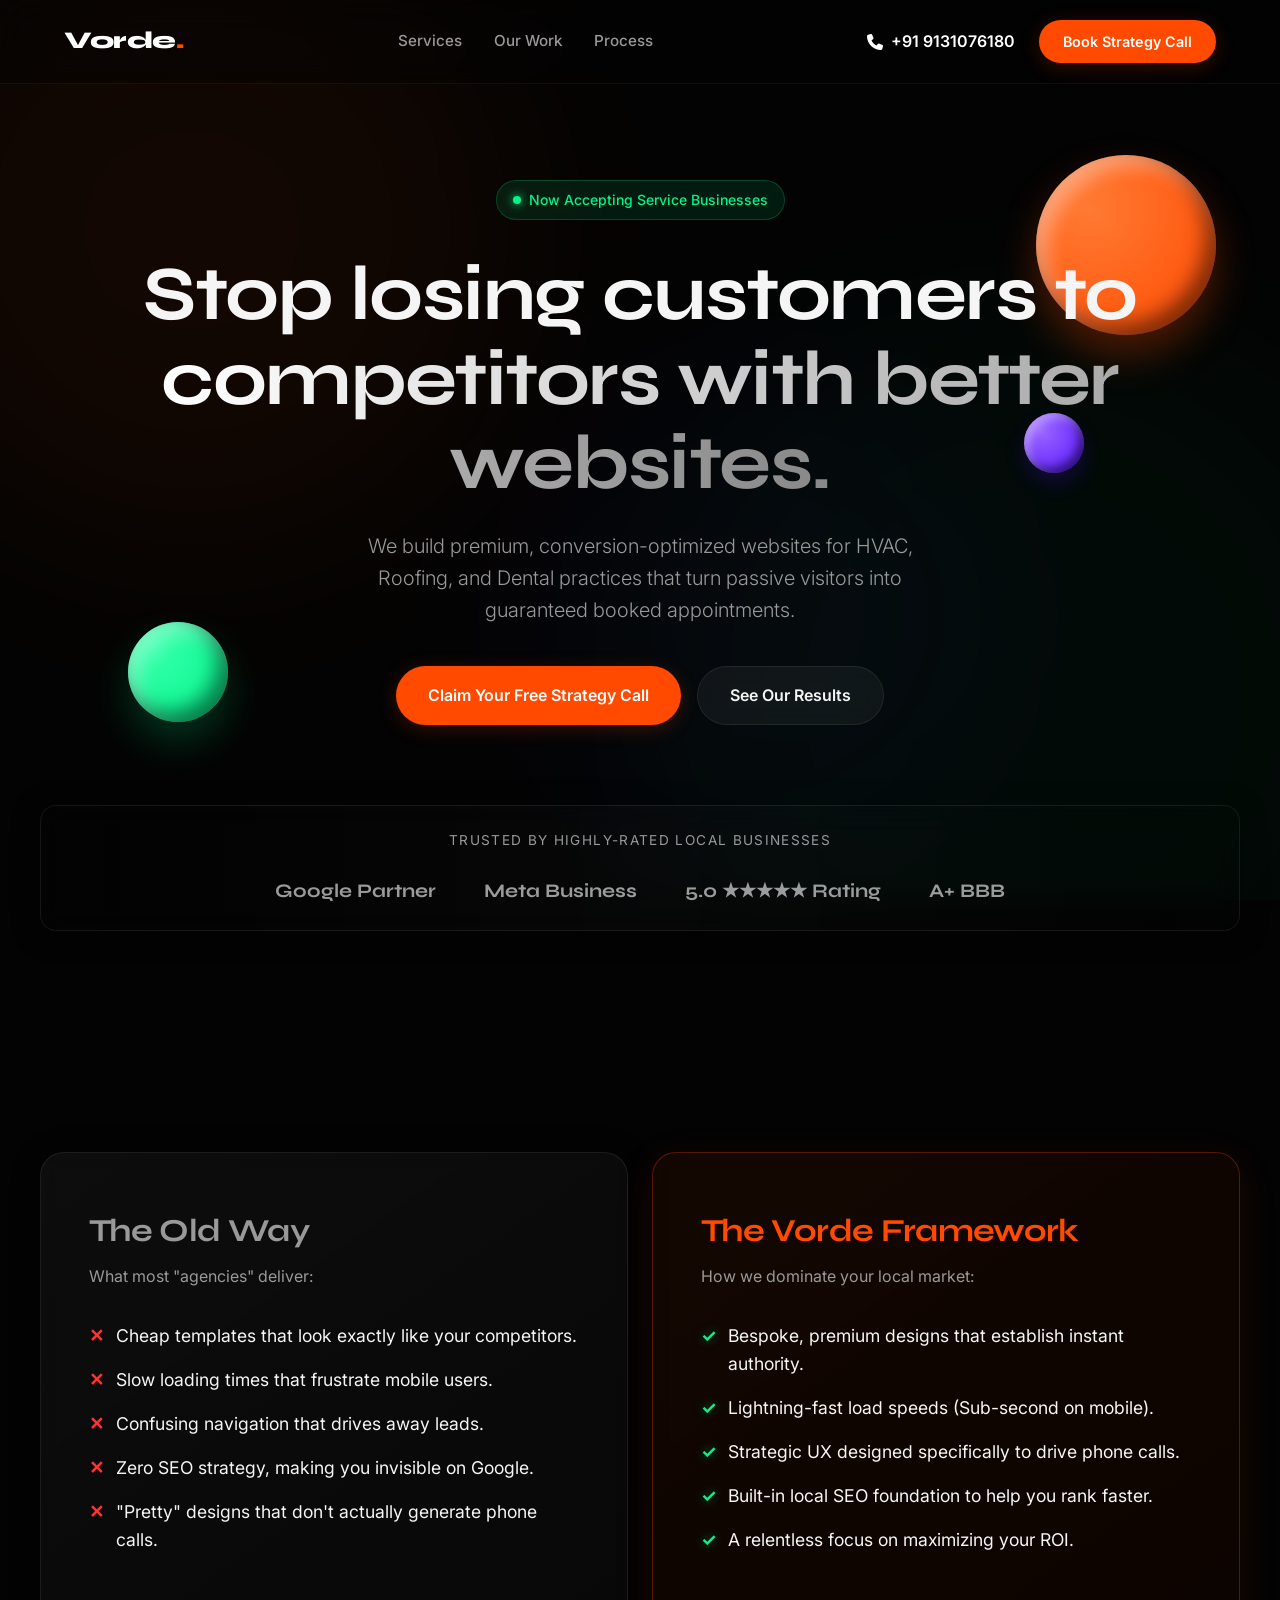
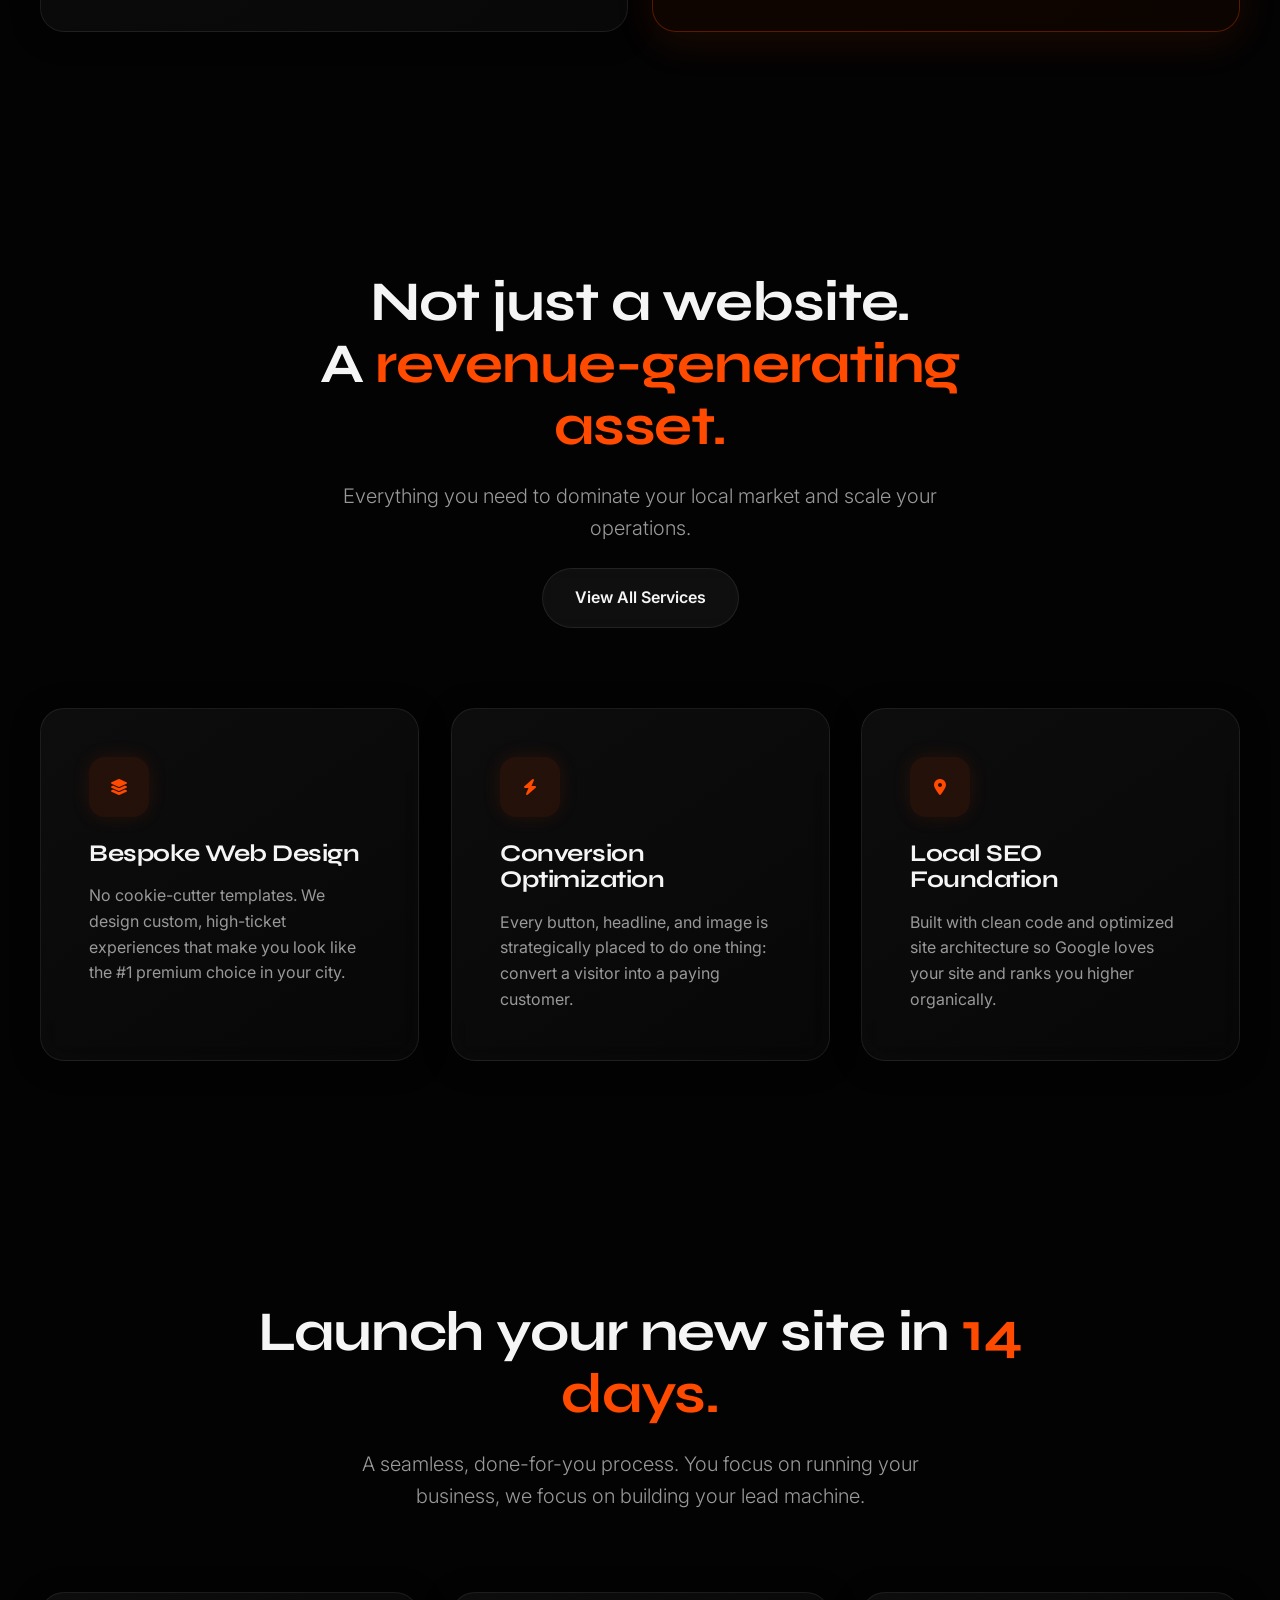
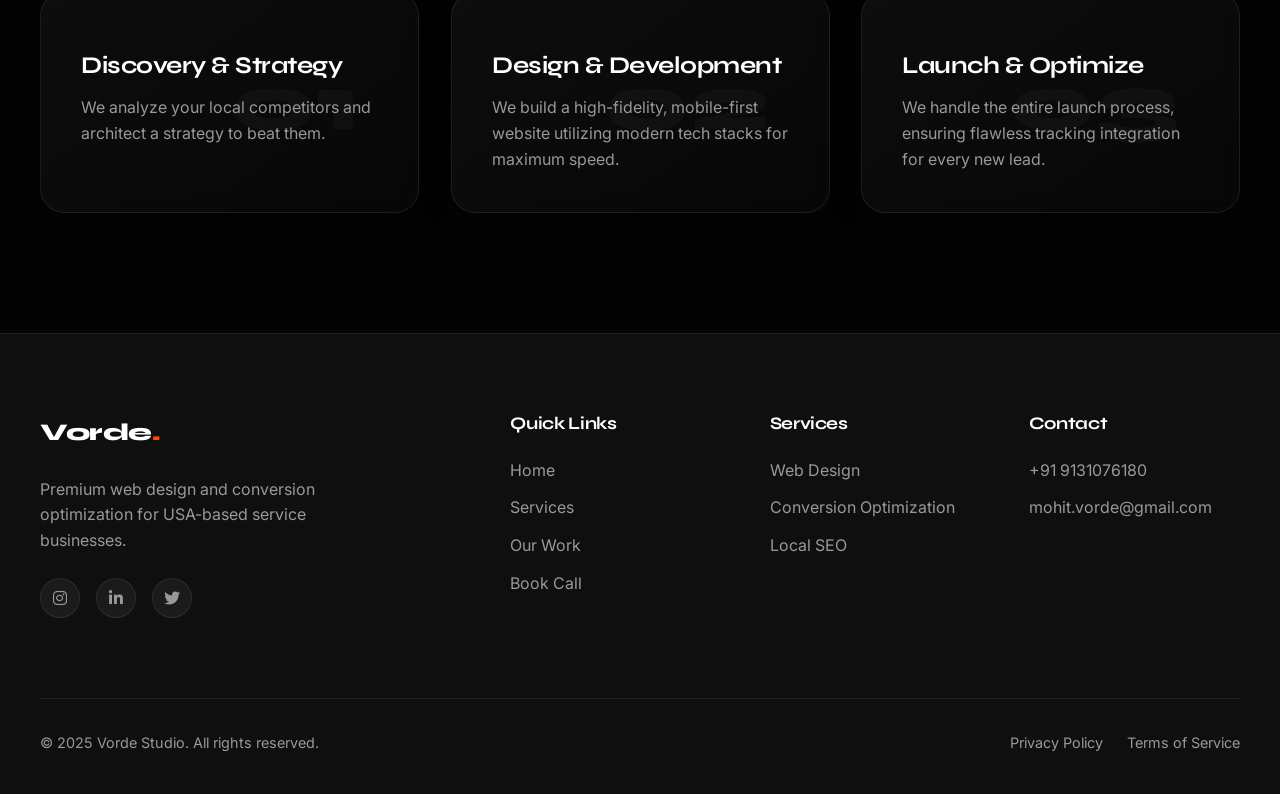
<file: index.html>
<!DOCTYPE html>
<html lang="en" class="scroll-smooth">
<head>
    <meta charset="UTF-8" />
    <meta name="viewport" content="width=device-width, initial-scale=1.0" />
    <title>Vorde Studio | High-Converting Websites for Service Businesses</title>
    <!-- Premium Typography -->
    <link rel="preconnect" href="https://fonts.googleapis.com">
    <link rel="preconnect" href="https://fonts.gstatic.com" crossorigin>
    <link href="https://fonts.googleapis.com/css2?family=Inter:wght@300;400;500;600&family=Syne:wght@500;600;700;800&display=swap" rel="stylesheet">
    <!-- Font Awesome for social icons -->
    <link rel="stylesheet" href="https://cdnjs.cloudflare.com/ajax/libs/font-awesome/6.4.0/css/all.min.css">
    <link rel="stylesheet" href="style.css">
</head>
<body>

    <!-- GLOBAL ANIMATED GRADIENT BACKGROUND -->
    <div class="bg-gradients">
        <div class="gradient-blob blob-1"></div>
        <div class="gradient-blob blob-2"></div>
        <div class="gradient-blob blob-3"></div>
    </div>

    <!-- ================= HEADER ================= -->
    <header id="header">
        <div class="container nav-container">
            <a href="index.html" class="logo">Vorde<span>.</span></a>
            
            <nav class="nav-links">
                <a href="services.html">Services</a>
                <a href="work.html">Our Work</a>
                <a href="index.html#process">Process</a>
            </nav>

            <div class="nav-actions">
                <a href="tel:+919131076180" class="phone-link">
                    <i class="fas fa-phone"></i>
                    +91 9131076180
                </a>
                <a href="book-call.html" class="btn btn-primary nav-btn">Book Strategy Call</a>
            </div>

            <div class="menu-toggle" id="mobile-menu">
                <span></span>
                <span></span>
                <span></span>
            </div>
        </div>
    </header>

    <!-- MOBILE STICKY CTA -->
    <div class="mobile-sticky-cta">
        <a href="tel:+919131076180" class="btn btn-primary" style="width: 100%;">
            <i class="fas fa-phone" style="margin-right:8px"></i>
            Call Now for a Quote
        </a>
    </div>

    <!-- ================= HERO ================= -->
    <section class="hero">
        <!-- 3D FLOATING ORBS -->
        <div class="orb orb-1"></div>
        <div class="orb orb-2"></div>
        <div class="orb orb-3"></div>

        <div class="container">
            <div class="reveal">
                <div class="badge">
                    <div class="badge-dot"></div>
                    Now Accepting Service Businesses
                </div>
            </div>
            
            <h1 class="heading-xl reveal" style="transition-delay: 0.1s;">
                Stop losing customers to <br>
                <span class="text-gradient">competitors with better websites.</span>
            </h1>
            
            <p class="subtitle reveal" style="transition-delay: 0.2s; margin-left: auto; margin-right: auto;">
                We build premium, conversion-optimized websites for HVAC, Roofing, and Dental practices that turn passive visitors into guaranteed booked appointments.
            </p>
            
            <div class="hero-actions reveal" style="transition-delay: 0.3s;">
                <a href="book-call.html" class="btn btn-primary">Claim Your Free Strategy Call</a>
                <a href="work.html" class="btn btn-secondary">See Our Results</a>
            </div>



            <div class="trust-strip reveal tilt-card" style="transition-delay: 0.5s; border-radius: 16px; padding: 24px;">
                <div class="tilt-inner">
                    <p>Trusted by highly-rated local businesses</p>
                    <div class="trust-logos">
                        <span>Google Partner</span>
                        <span>Meta Business</span>
                        <span>5.0 ★★★★★ Rating</span>
                        <span>A+ BBB</span>
                    </div>
                </div>
            </div>
        </div>
    </section>

    <!-- ================= PROBLEM VS SOLUTION ================= -->
    <section class="problem-solution" id="why-us">
        <div class="container">
            <div class="split-grid">
                <div class="split-card tilt-card card-problem reveal">
                    <div class="tilt-inner">
                        <h3>The Old Way</h3>
                        <p style="color: var(--text-muted);">What most "agencies" deliver:</p>
                        <ul class="check-list">
                            <li>Cheap templates that look exactly like your competitors.</li>
                            <li>Slow loading times that frustrate mobile users.</li>
                            <li>Confusing navigation that drives away leads.</li>
                            <li>Zero SEO strategy, making you invisible on Google.</li>
                            <li>"Pretty" designs that don't actually generate phone calls.</li>
                        </ul>
                    </div>
                </div>

                <div class="split-card tilt-card card-solution reveal" style="transition-delay: 0.2s;">
                    <div class="tilt-inner">
                        <h3>The Vorde Framework</h3>
                        <p style="color: var(--text-muted);">How we dominate your local market:</p>
                        <ul class="check-list">
                            <li>Bespoke, premium designs that establish instant authority.</li>
                            <li>Lightning-fast load speeds (Sub-second on mobile).</li>
                            <li>Strategic UX designed specifically to drive phone calls.</li>
                            <li>Built-in local SEO foundation to help you rank faster.</li>
                            <li>A relentless focus on maximizing your ROI.</li>
                        </ul>
                    </div>
                </div>
            </div>
        </div>
    </section>

    <!-- ================= SERVICES PREVIEW ================= -->
    <section class="services" id="services">
        <div class="container">
            <div class="section-header reveal">
                <h2 class="heading-lg">Not just a website.<br>A <span class="text-accent">revenue-generating asset.</span></h2>
                <p class="subtitle" style="margin: 0 auto;">Everything you need to dominate your local market and scale your operations.</p>
                <a href="services.html" class="btn btn-secondary" style="margin-top: 24px;">View All Services</a>
            </div>

            <div class="services-grid">
                <div class="service-card tilt-card reveal">
                    <div class="tilt-inner">
                        <div class="service-icon">
                            <i class="fas fa-layer-group"></i>
                        </div>
                        <h3>Bespoke Web Design</h3>
                        <p>No cookie-cutter templates. We design custom, high-ticket experiences that make you look like the #1 premium choice in your city.</p>
                    </div>
                </div>

                <div class="service-card tilt-card reveal" style="transition-delay: 0.1s;">
                    <div class="tilt-inner">
                        <div class="service-icon">
                            <i class="fas fa-bolt"></i>
                        </div>
                        <h3>Conversion Optimization</h3>
                        <p>Every button, headline, and image is strategically placed to do one thing: convert a visitor into a paying customer.</p>
                    </div>
                </div>

                <div class="service-card tilt-card reveal" style="transition-delay: 0.2s;">
                    <div class="tilt-inner">
                        <div class="service-icon">
                            <i class="fas fa-location-dot"></i>
                        </div>
                        <h3>Local SEO Foundation</h3>
                        <p>Built with clean code and optimized site architecture so Google loves your site and ranks you higher organically.</p>
                    </div>
                </div>
            </div>
        </div>
    </section>

    <!-- ================= PROCESS ================= -->
    <section class="process" id="process">
        <div class="container">
            <div class="section-header reveal">
                <h2 class="heading-lg">Launch your new site in <span class="text-accent">14 days.</span></h2>
                <p class="subtitle" style="margin: 0 auto;">A seamless, done-for-you process. You focus on running your business, we focus on building your lead machine.</p>
            </div>

            <div class="process-steps">
                <div class="step-card tilt-card reveal">
                    <div class="tilt-inner">
                        <div class="step-number">01</div>
                        <h3>Discovery & Strategy</h3>
                        <p style="color: var(--text-muted);">We analyze your local competitors and architect a strategy to beat them.</p>
                    </div>
                </div>
                <div class="step-card tilt-card reveal" style="transition-delay: 0.1s;">
                    <div class="tilt-inner">
                        <div class="step-number">02</div>
                        <h3>Design & Development</h3>
                        <p style="color: var(--text-muted);">We build a high-fidelity, mobile-first website utilizing modern tech stacks for maximum speed.</p>
                    </div>
                </div>
                <div class="step-card tilt-card reveal" style="transition-delay: 0.2s;">
                    <div class="tilt-inner">
                        <div class="step-number">03</div>
                        <h3>Launch & Optimize</h3>
                        <p style="color: var(--text-muted);">We handle the entire launch process, ensuring flawless tracking integration for every new lead.</p>
                    </div>
                </div>
            </div>
        </div>
    </section>

    <!-- ================= FOOTER ================= -->
    <footer>
        <div class="container">
            <div class="footer-grid">
                <div class="footer-col">
                    <div class="logo footer-logo">Vorde<span>.</span></div>
                    <p class="footer-desc">Premium web design and conversion optimization for USA-based service businesses.</p>
                    <div class="social-links">
                        <a href="https://www.instagram.com/vorde.studio/" class="social-link" target="_blank"><i class="fab fa-instagram"></i></a>
                        <a href="#" class="social-link"><i class="fab fa-linkedin-in"></i></a>
                        <a href="#" class="social-link"><i class="fab fa-twitter"></i></a>
                    </div>
                </div>
                
                <div class="footer-col">
                    <h4>Quick Links</h4>
                    <ul class="footer-links">
                        <li><a href="index.html">Home</a></li>
                        <li><a href="services.html">Services</a></li>
                        <li><a href="work.html">Our Work</a></li>
                        <li><a href="book-call.html">Book Call</a></li>
                    </ul>
                </div>

                <div class="footer-col">
                    <h4>Services</h4>
                    <ul class="footer-links">
                        <li><a href="services.html">Web Design</a></li>
                        <li><a href="services.html">Conversion Optimization</a></li>
                        <li><a href="services.html">Local SEO</a></li>
                    </ul>
                </div>

                <div class="footer-col">
                    <h4>Contact</h4>
                    <ul class="footer-links">
                        <li><a href="tel:+919131076180">+91 9131076180</a></li>
                        <li><a href="mailto:mohit.vorde@gmail.com">mohit.vorde@gmail.com</a></li>
                    </ul>
                </div>
            </div>

            <div class="footer-bottom">
                <p>&copy; 2025 Vorde Studio. All rights reserved.</p>
                <div style="display: flex; gap: 24px;">
                    <a href="#" style="color: var(--text-muted); transition: color 0.2s;">Privacy Policy</a>
                    <a href="#" style="color: var(--text-muted); transition: color 0.2s;">Terms of Service</a>
                </div>
            </div>
        </div>
    </footer>

    <script src="main.js"></script>
</body>
</html>
</file>
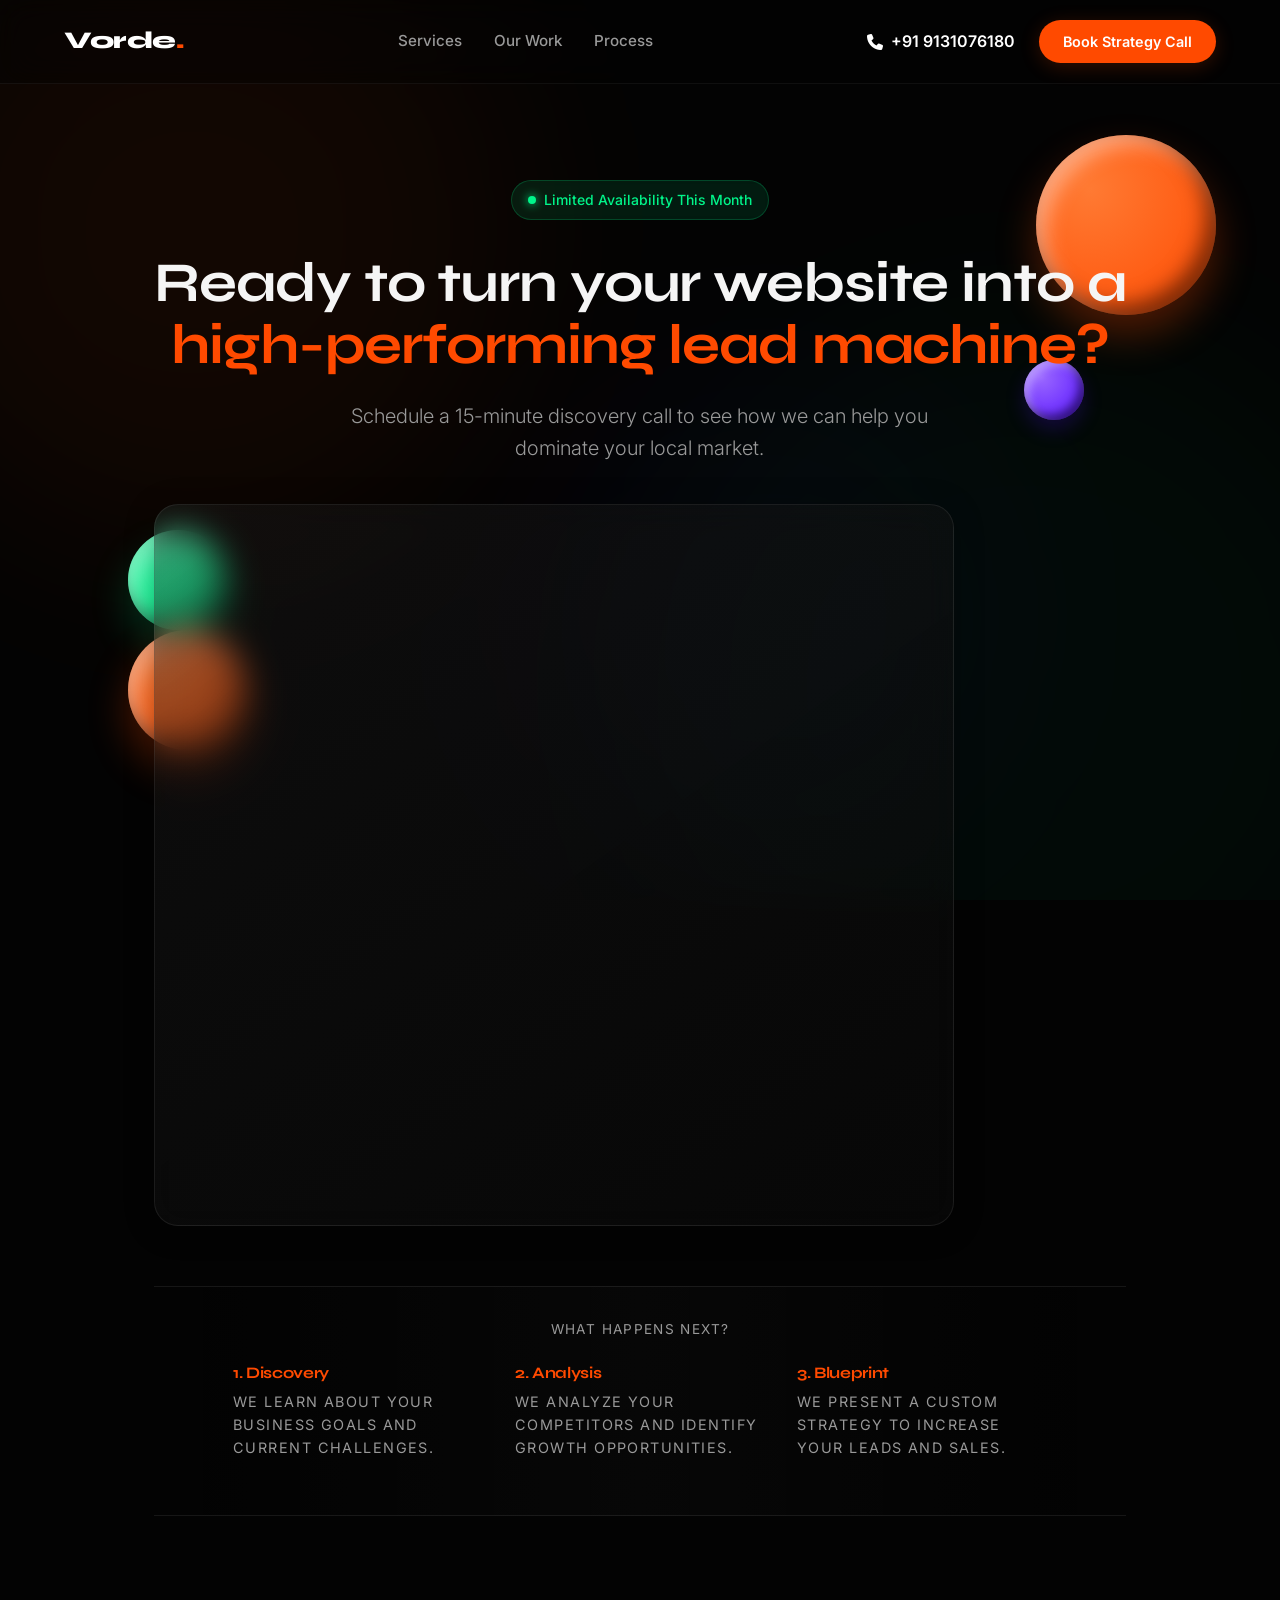
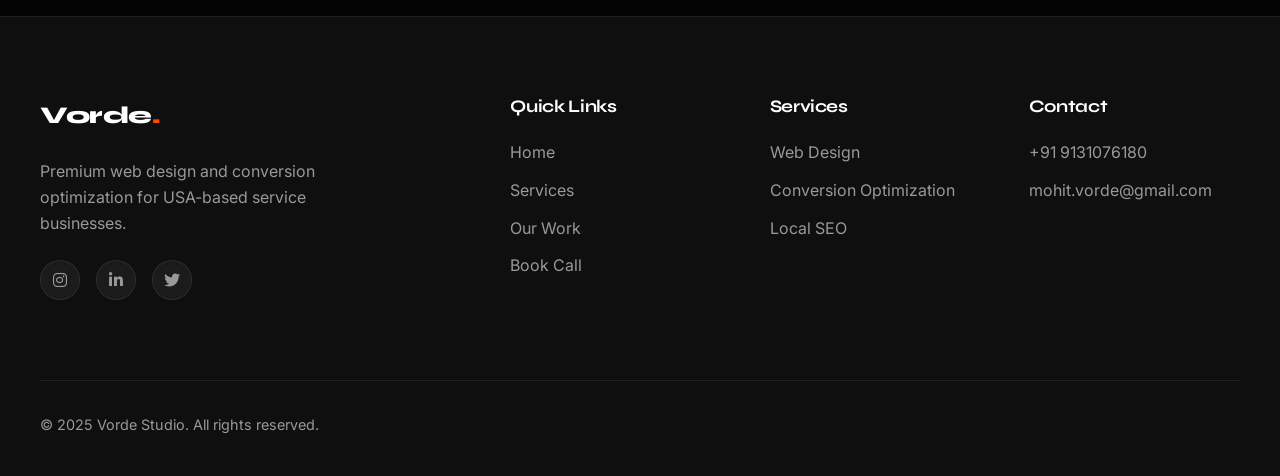
<file: book-call.html>
<!DOCTYPE html>
<html lang="en" class="scroll-smooth">
<head>
    <meta charset="UTF-8" />
    <meta name="viewport" content="width=device-width, initial-scale=1.0" />
    <title>Book a Strategy Call | Vorde Studio</title>
    <!-- Premium Typography -->
    <link rel="preconnect" href="https://fonts.googleapis.com">
    <link rel="preconnect" href="https://fonts.gstatic.com" crossorigin>
    <link href="https://fonts.googleapis.com/css2?family=Inter:wght@300;400;500;600&family=Syne:wght@500;600;700;800&display=swap" rel="stylesheet">
    <!-- Font Awesome -->
    <link rel="stylesheet" href="https://cdnjs.cloudflare.com/ajax/libs/font-awesome/6.4.0/css/all.min.css">
    <link rel="stylesheet" href="style.css">
    <style>
        .booking-container {
            padding: 180px 24px 100px;
            min-height: 100vh;
            display: flex;
            flex-direction: column;
            align-items: center;
        }
        .booking-card {
            width: 100%;
            max-width: 800px;
            padding: 60px;
            margin-top: 40px;
        }
        .calendar-placeholder {
            width: 100%;
            height: 600px;
            background: rgba(255,255,255,0.02);
            border: 1px dashed var(--border);
            border-radius: 12px;
            display: flex;
            flex-direction: column;
            align-items: center;
            justify-content: center;
            color: var(--text-muted);
        }
    </style>
</head>
<body>

    <!-- GLOBAL ANIMATED GRADIENT BACKGROUND -->
    <div class="bg-gradients">
        <div class="gradient-blob blob-1"></div>
        <div class="gradient-blob blob-2"></div>
        <div class="gradient-blob blob-3"></div>
    </div>

    <!-- ================= HEADER ================= -->
    <header id="header">
        <div class="container nav-container">
            <a href="index.html" class="logo">Vorde<span>.</span></a>
            
            <nav class="nav-links">
                <a href="services.html">Services</a>
                <a href="work.html">Our Work</a>
                <a href="index.html#process">Process</a>
            </nav>

            <div class="nav-actions">
                <a href="tel:+919131076180" class="phone-link">
                    <i class="fas fa-phone"></i>
                    +91 9131076180
                </a>
                <a href="book-call.html" class="btn btn-primary nav-btn">Book Strategy Call</a>
            </div>

            <div class="menu-toggle" id="mobile-menu">
                <span></span>
                <span></span>
                <span></span>
            </div>
        </div>
    </header>

    <main class="booking-container">
        <!-- 3D FLOATING ORBS (Added more as requested) -->
        <div class="orb orb-1"></div>
        <div class="orb orb-2"></div>
        <div class="orb orb-3"></div>
        <div class="orb orb-1" style="top: 70%; left: 10%; width: 120px; height: 120px; animation-delay: -2s;"></div>

        <div class="container" style="text-align: center;">
            <div class="reveal">
                <div class="badge">
                    <div class="badge-dot"></div>
                    Limited Availability This Month
                </div>
            </div>
            
            <h1 class="heading-lg reveal" style="transition-delay: 0.1s;">
                Ready to turn your website into a <br>
                <span class="text-accent">high-performing lead machine?</span>
            </h1>
            
            <p class="subtitle reveal" style="transition-delay: 0.2s; margin: 0 auto;">
                Schedule a 15-minute discovery call to see how we can help you dominate your local market.
            </p>

            <div class="booking-card tilt-card reveal" style="transition-delay: 0.3s;">
                <div class="tilt-inner">
                    <!-- Cal inline embed code begins -->
                    <div style="width:100%;height:100%;min-height:600px;overflow:scroll" id="my-cal-inline-30min"></div>
                    <script type="text/javascript">
                      (function (C, A, L) { let p = function (a, ar) { a.q.push(ar); }; let d = C.document; C.Cal = C.Cal || function () { let cal = C.Cal; let ar = arguments; if (!cal.loaded) { cal.ns = {}; cal.q = cal.q || []; d.head.appendChild(d.createElement("script")).src = A; cal.loaded = true; } if (ar[0] === L) { const api = function () { p(api, arguments); }; const namespace = ar[1]; api.q = api.q || []; if(typeof namespace === "string"){cal.ns[namespace] = cal.ns[namespace] || api;p(cal.ns[namespace], ar);p(cal, ["initNamespace", namespace]);} else p(cal, ar); return;} p(cal, ar); }; })(window, "https://app.cal.com/embed/embed.js", "init");
                    Cal("init", "30min", {origin:"https://app.cal.com"});
                    
                      Cal.ns["30min"]("inline", {
                        elementOrSelector:"#my-cal-inline-30min",
                        config: {"layout":"month_view","useSlotsViewOnSmallScreen":"true"},
                        calLink: "mohit.vordestudio/30min",
                      });
                    
                      Cal.ns["30min"]("ui", {"hideEventTypeDetails":false,"layout":"month_view"});
                    </script>
                    <!-- Cal inline embed code ends -->
                </div>
            </div>

            <div class="trust-strip reveal" style="transition-delay: 0.4s; margin-top: 60px;">
                <p>What happens next?</p>
                <div style="display: flex; justify-content: center; gap: 32px; flex-wrap: wrap; margin-top: 24px;">
                    <div style="text-align: left; max-width: 250px;">
                        <h4 style="color: var(--accent); margin-bottom: 8px;">1. Discovery</h4>
                        <p style="font-size: 0.9rem; color: var(--text-muted);">We learn about your business goals and current challenges.</p>
                    </div>
                    <div style="text-align: left; max-width: 250px;">
                        <h4 style="color: var(--accent); margin-bottom: 8px;">2. Analysis</h4>
                        <p style="font-size: 0.9rem; color: var(--text-muted);">We analyze your competitors and identify growth opportunities.</p>
                    </div>
                    <div style="text-align: left; max-width: 250px;">
                        <h4 style="color: var(--accent); margin-bottom: 8px;">3. Blueprint</h4>
                        <p style="font-size: 0.9rem; color: var(--text-muted);">We present a custom strategy to increase your leads and sales.</p>
                    </div>
                </div>
            </div>
        </div>
    </main>

    <!-- ================= FOOTER ================= -->
    <footer>
        <div class="container">
            <div class="footer-grid">
                <div class="footer-col">
                    <div class="logo footer-logo">Vorde<span>.</span></div>
                    <p class="footer-desc">Premium web design and conversion optimization for USA-based service businesses.</p>
                    <div class="social-links">
                        <a href="https://www.instagram.com/vorde.studio/" class="social-link" target="_blank"><i class="fab fa-instagram"></i></a>
                        <a href="#" class="social-link"><i class="fab fa-linkedin-in"></i></a>
                        <a href="#" class="social-link"><i class="fab fa-twitter"></i></a>
                    </div>
                </div>
                
                <div class="footer-col">
                    <h4>Quick Links</h4>
                    <ul class="footer-links">
                        <li><a href="index.html">Home</a></li>
                        <li><a href="services.html">Services</a></li>
                        <li><a href="work.html">Our Work</a></li>
                        <li><a href="book-call.html">Book Call</a></li>
                    </ul>
                </div>

                <div class="footer-col">
                    <h4>Services</h4>
                    <ul class="footer-links">
                        <li><a href="services.html">Web Design</a></li>
                        <li><a href="services.html">Conversion Optimization</a></li>
                        <li><a href="services.html">Local SEO</a></li>
                    </ul>
                </div>

                <div class="footer-col">
                    <h4>Contact</h4>
                    <ul class="footer-links">
                        <li><a href="tel:+919131076180">+91 9131076180</a></li>
                        <li><a href="mailto:mohit.vorde@gmail.com">mohit.vorde@gmail.com</a></li>
                    </ul>
                </div>
            </div>

            <div class="footer-bottom">
                <p>&copy; 2025 Vorde Studio. All rights reserved.</p>
            </div>
        </div>
    </footer>

    <script src="main.js"></script>
</body>
</html>
</file>
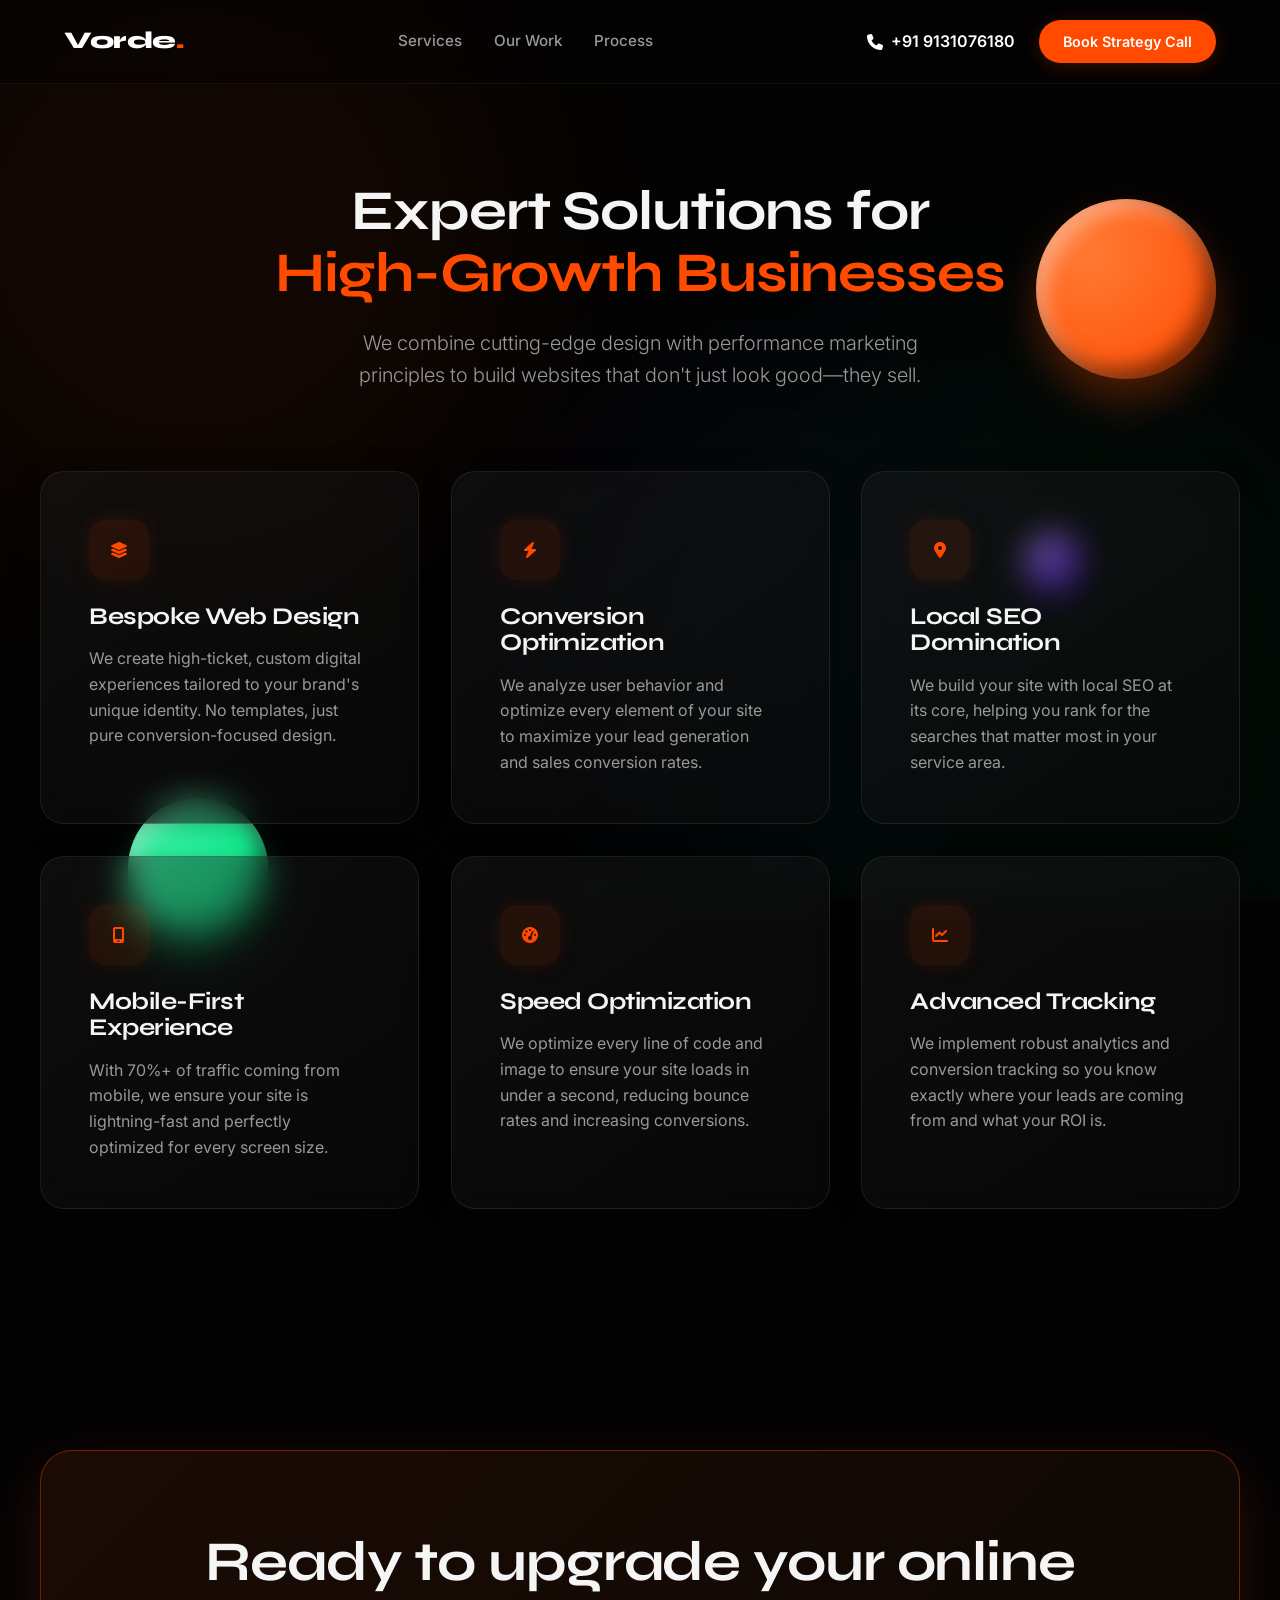
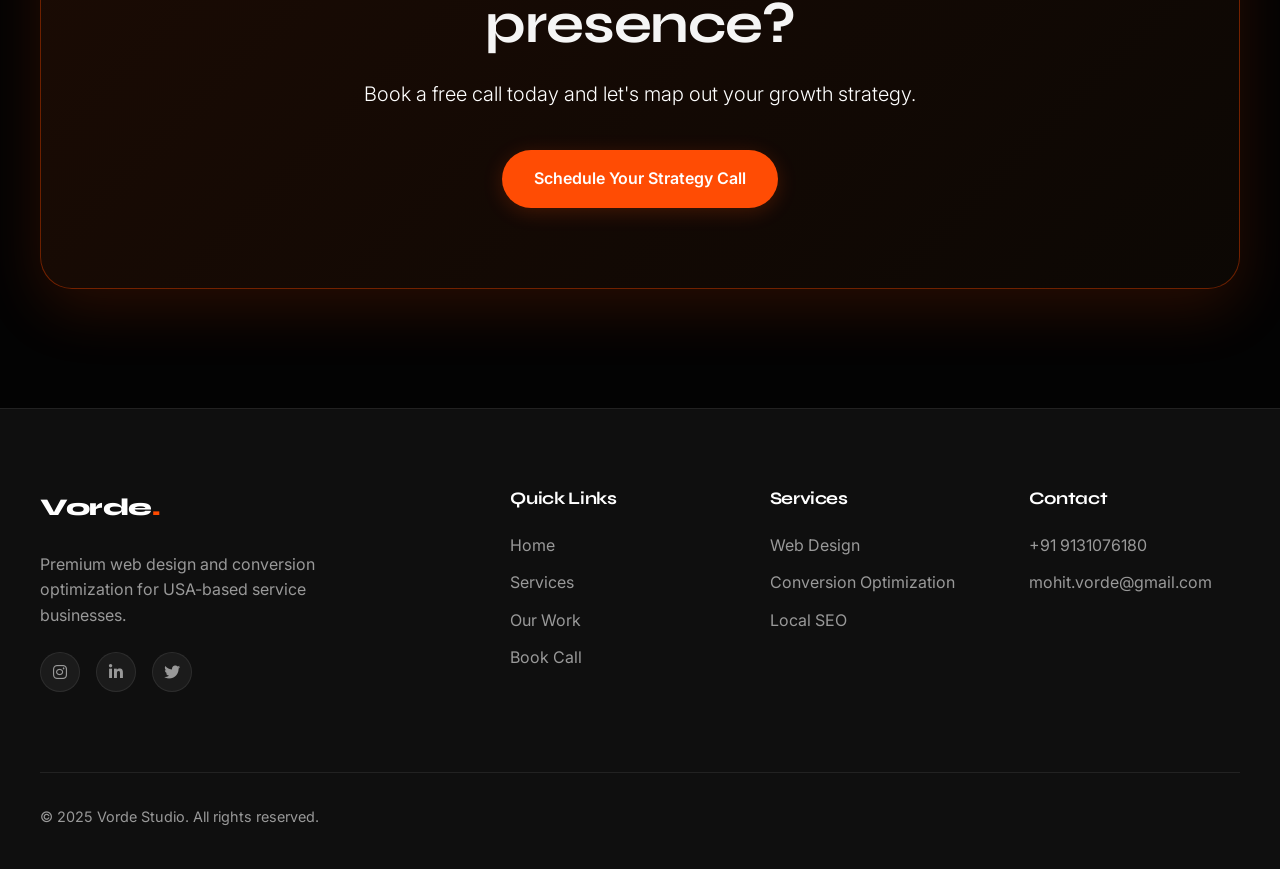
<file: services.html>
<!DOCTYPE html>
<html lang="en" class="scroll-smooth">
<head>
    <meta charset="UTF-8" />
    <meta name="viewport" content="width=device-width, initial-scale=1.0" />
    <title>Services | Vorde Studio</title>
    <!-- Premium Typography -->
    <link rel="preconnect" href="https://fonts.googleapis.com">
    <link rel="preconnect" href="https://fonts.gstatic.com" crossorigin>
    <link href="https://fonts.googleapis.com/css2?family=Inter:wght@300;400;500;600&family=Syne:wght@500;600;700;800&display=swap" rel="stylesheet">
    <!-- Font Awesome -->
    <link rel="stylesheet" href="https://cdnjs.cloudflare.com/ajax/libs/font-awesome/6.4.0/css/all.min.css">
    <link rel="stylesheet" href="style.css">
</head>
<body>

    <!-- GLOBAL ANIMATED GRADIENT BACKGROUND -->
    <div class="bg-gradients">
        <div class="gradient-blob blob-1"></div>
        <div class="gradient-blob blob-2"></div>
        <div class="gradient-blob blob-3"></div>
    </div>

    <!-- ================= HEADER ================= -->
    <header id="header">
        <div class="container nav-container">
            <a href="index.html" class="logo">Vorde<span>.</span></a>
            
            <nav class="nav-links">
                <a href="services.html">Services</a>
                <a href="work.html">Our Work</a>
                <a href="index.html#process">Process</a>
            </nav>

            <div class="nav-actions">
                <a href="tel:+919131076180" class="phone-link">
                    <i class="fas fa-phone"></i>
                    +91 9131076180
                </a>
                <a href="book-call.html" class="btn btn-primary nav-btn">Book Strategy Call</a>
            </div>

            <div class="menu-toggle" id="mobile-menu">
                <span></span>
                <span></span>
                <span></span>
            </div>
        </div>
    </header>

    <!-- ================= SERVICES CONTENT ================= -->
    <section class="services" style="padding-top: 180px;">
        <!-- 3D FLOATING ORBS -->
        <div class="orb orb-1"></div>
        <div class="orb orb-2"></div>
        <div class="orb orb-3"></div>
        <div class="orb orb-2" style="top: 60%; right: 10%; width: 140px; height: 140px; animation-delay: -4s;"></div>

        <div class="container">
            <div class="section-header reveal">
                <h1 class="heading-lg">Expert Solutions for <br><span class="text-accent">High-Growth Businesses</span></h1>
                <p class="subtitle" style="margin: 0 auto;">We combine cutting-edge design with performance marketing principles to build websites that don't just look good—they sell.</p>
            </div>

            <div class="services-grid">
                <!-- Service 1 -->
                <div class="service-card tilt-card reveal">
                    <div class="tilt-inner">
                        <div class="service-icon">
                            <i class="fas fa-layer-group"></i>
                        </div>
                        <h3>Bespoke Web Design</h3>
                        <p>We create high-ticket, custom digital experiences tailored to your brand's unique identity. No templates, just pure conversion-focused design.</p>
                    </div>
                </div>

                <!-- Service 2 -->
                <div class="service-card tilt-card reveal" style="transition-delay: 0.1s;">
                    <div class="tilt-inner">
                        <div class="service-icon">
                            <i class="fas fa-bolt"></i>
                        </div>
                        <h3>Conversion Optimization</h3>
                        <p>We analyze user behavior and optimize every element of your site to maximize your lead generation and sales conversion rates.</p>
                    </div>
                </div>

                <!-- Service 3 -->
                <div class="service-card tilt-card reveal" style="transition-delay: 0.2s;">
                    <div class="tilt-inner">
                        <div class="service-icon">
                            <i class="fas fa-location-dot"></i>
                        </div>
                        <h3>Local SEO Domination</h3>
                        <p>We build your site with local SEO at its core, helping you rank for the searches that matter most in your service area.</p>
                    </div>
                </div>

                <!-- Service 4 -->
                <div class="service-card tilt-card reveal" style="transition-delay: 0.3s;">
                    <div class="tilt-inner">
                        <div class="service-icon">
                            <i class="fas fa-mobile-screen"></i>
                        </div>
                        <h3>Mobile-First Experience</h3>
                        <p>With 70%+ of traffic coming from mobile, we ensure your site is lightning-fast and perfectly optimized for every screen size.</p>
                    </div>
                </div>

                <!-- Service 5 -->
                <div class="service-card tilt-card reveal" style="transition-delay: 0.4s;">
                    <div class="tilt-inner">
                        <div class="service-icon">
                            <i class="fas fa-gauge-high"></i>
                        </div>
                        <h3>Speed Optimization</h3>
                        <p>We optimize every line of code and image to ensure your site loads in under a second, reducing bounce rates and increasing conversions.</p>
                    </div>
                </div>

                <!-- Service 6 -->
                <div class="service-card tilt-card reveal" style="transition-delay: 0.5s;">
                    <div class="tilt-inner">
                        <div class="service-icon">
                            <i class="fas fa-chart-line"></i>
                        </div>
                        <h3>Advanced Tracking</h3>
                        <p>We implement robust analytics and conversion tracking so you know exactly where your leads are coming from and what your ROI is.</p>
                    </div>
                </div>
            </div>
        </div>
    </section>

    <!-- ================= FINAL CTA ================= -->
    <section class="cta">
        <div class="container">
            <div class="cta-box tilt-card reveal">
                <div class="tilt-inner">
                    <h2 class="heading-lg">Ready to upgrade your online presence?</h2>
                    <p class="subtitle" style="margin: 0 auto 40px; color: #fff;">Book a free call today and let's map out your growth strategy.</p>
                    <a href="book-call.html" class="btn btn-primary">Schedule Your Strategy Call</a>
                </div>
            </div>
        </div>
    </section>

    <!-- ================= FOOTER ================= -->
    <footer>
        <div class="container">
            <div class="footer-grid">
                <div class="footer-col">
                    <div class="logo footer-logo">Vorde<span>.</span></div>
                    <p class="footer-desc">Premium web design and conversion optimization for USA-based service businesses.</p>
                    <div class="social-links">
                        <a href="https://www.instagram.com/vorde.studio/" class="social-link" target="_blank"><i class="fab fa-instagram"></i></a>
                        <a href="#" class="social-link"><i class="fab fa-linkedin-in"></i></a>
                        <a href="#" class="social-link"><i class="fab fa-twitter"></i></a>
                    </div>
                </div>
                
                <div class="footer-col">
                    <h4>Quick Links</h4>
                    <ul class="footer-links">
                        <li><a href="index.html">Home</a></li>
                        <li><a href="services.html">Services</a></li>
                        <li><a href="work.html">Our Work</a></li>
                        <li><a href="book-call.html">Book Call</a></li>
                    </ul>
                </div>

                <div class="footer-col">
                    <h4>Services</h4>
                    <ul class="footer-links">
                        <li><a href="services.html">Web Design</a></li>
                        <li><a href="services.html">Conversion Optimization</a></li>
                        <li><a href="services.html">Local SEO</a></li>
                    </ul>
                </div>

                <div class="footer-col">
                    <h4>Contact</h4>
                    <ul class="footer-links">
                        <li><a href="tel:+919131076180">+91 9131076180</a></li>
                        <li><a href="mailto:mohit.vorde@gmail.com">mohit.vorde@gmail.com</a></li>
                    </ul>
                </div>
            </div>

            <div class="footer-bottom">
                <p>&copy; 2025 Vorde Studio. All rights reserved.</p>
            </div>
        </div>
    </footer>

    <script src="main.js"></script>
</body>
</html>
</file>
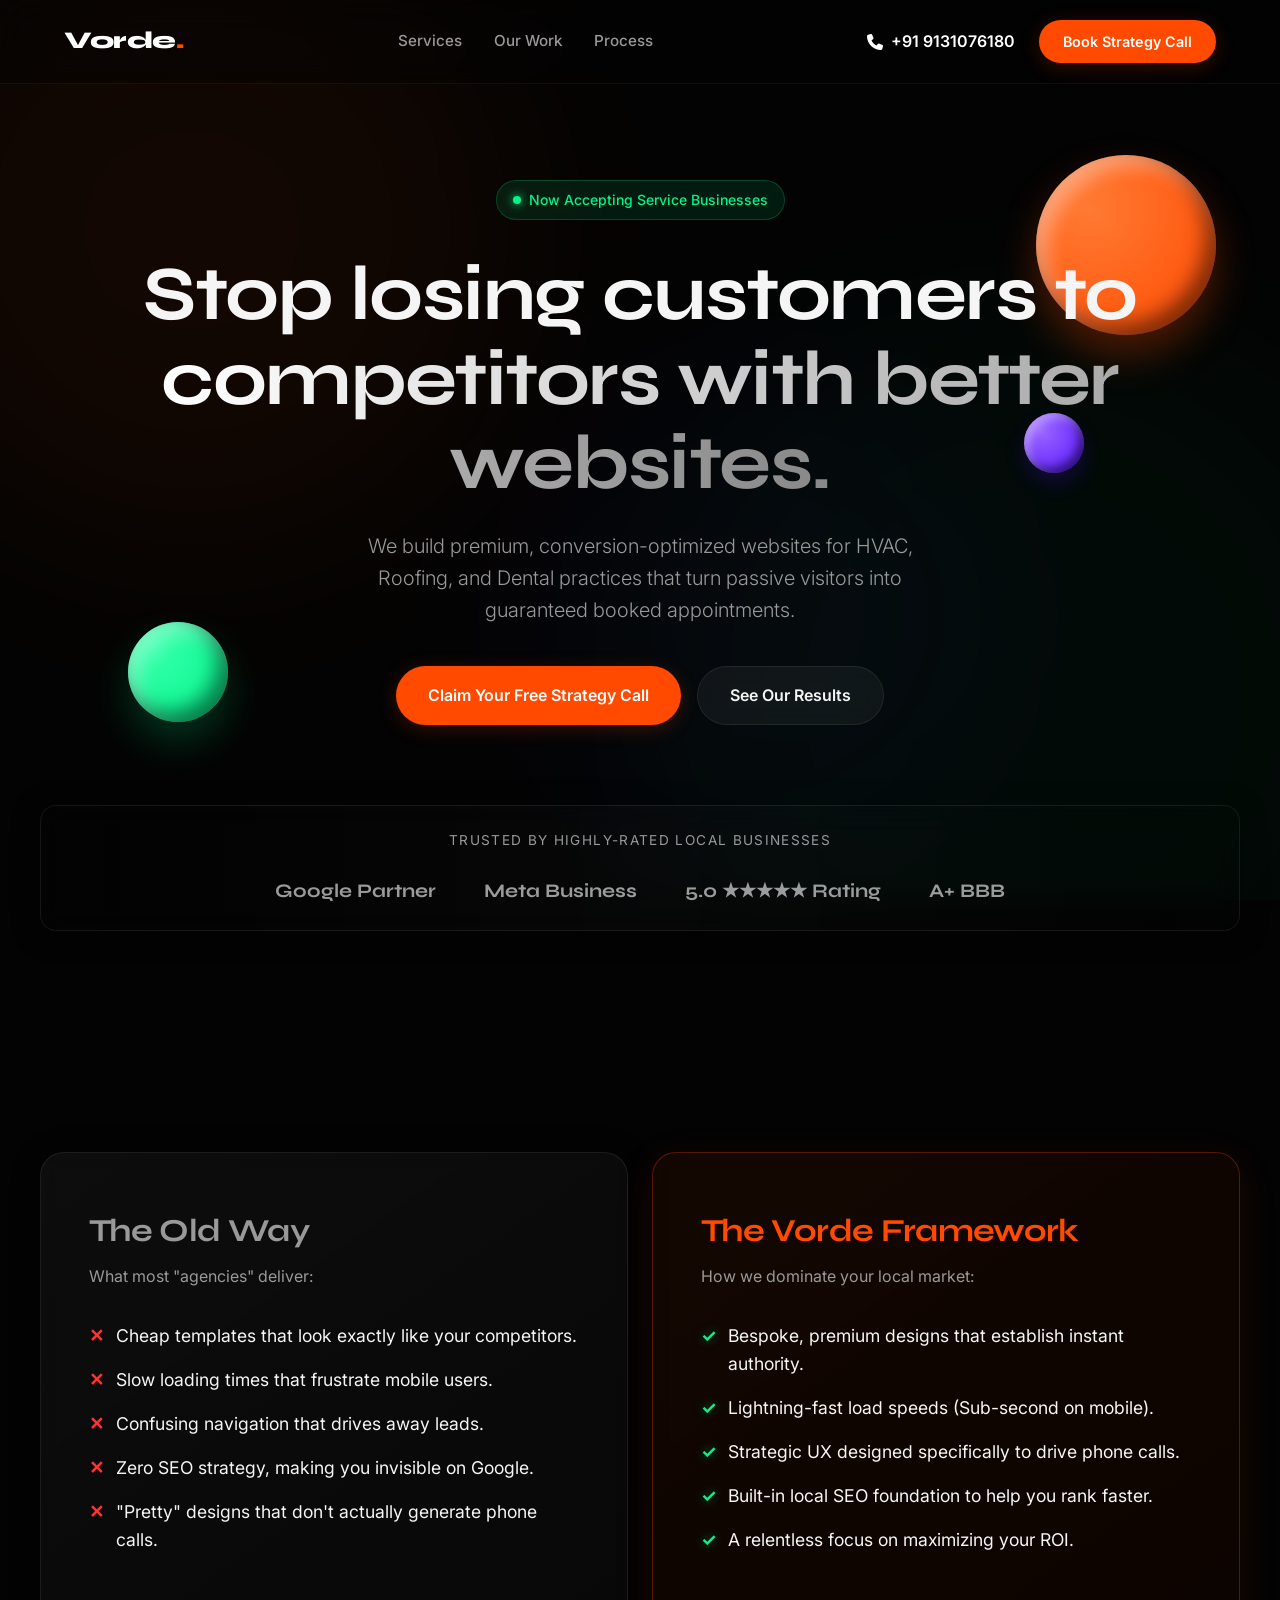
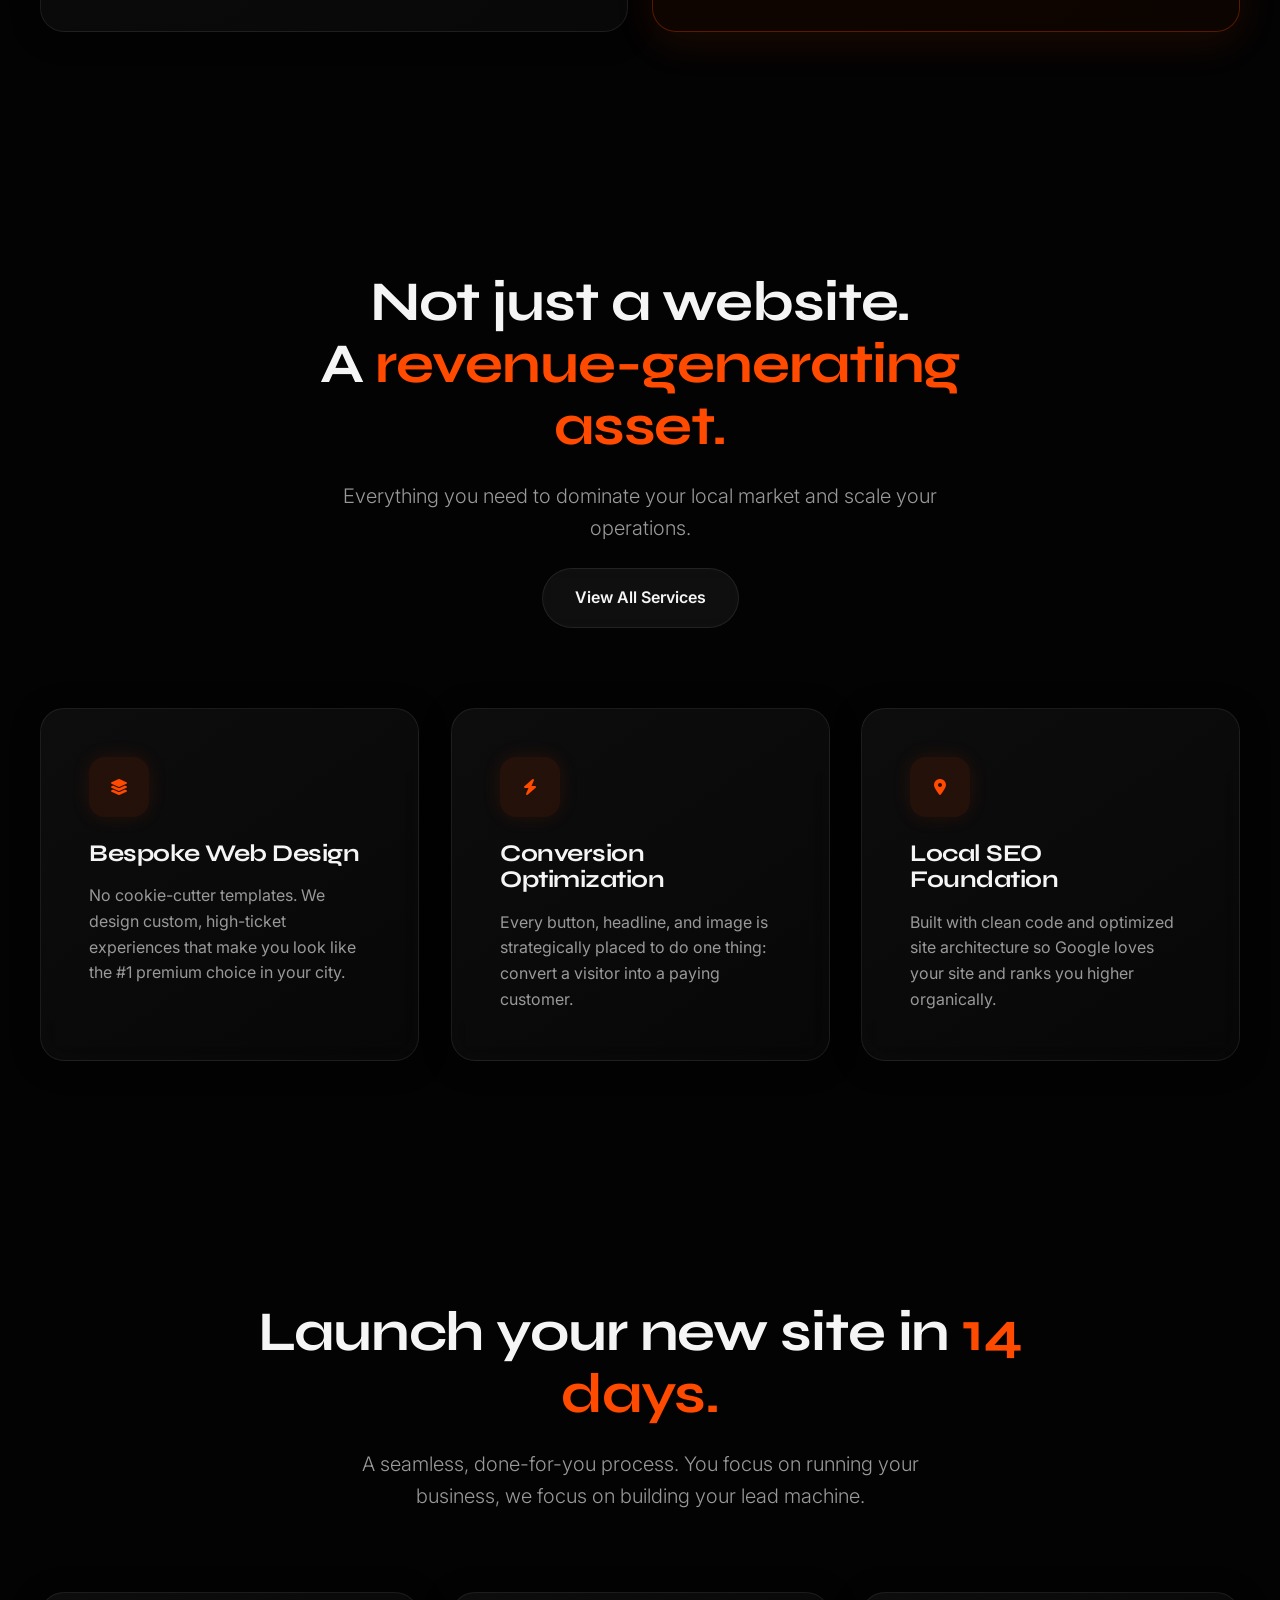
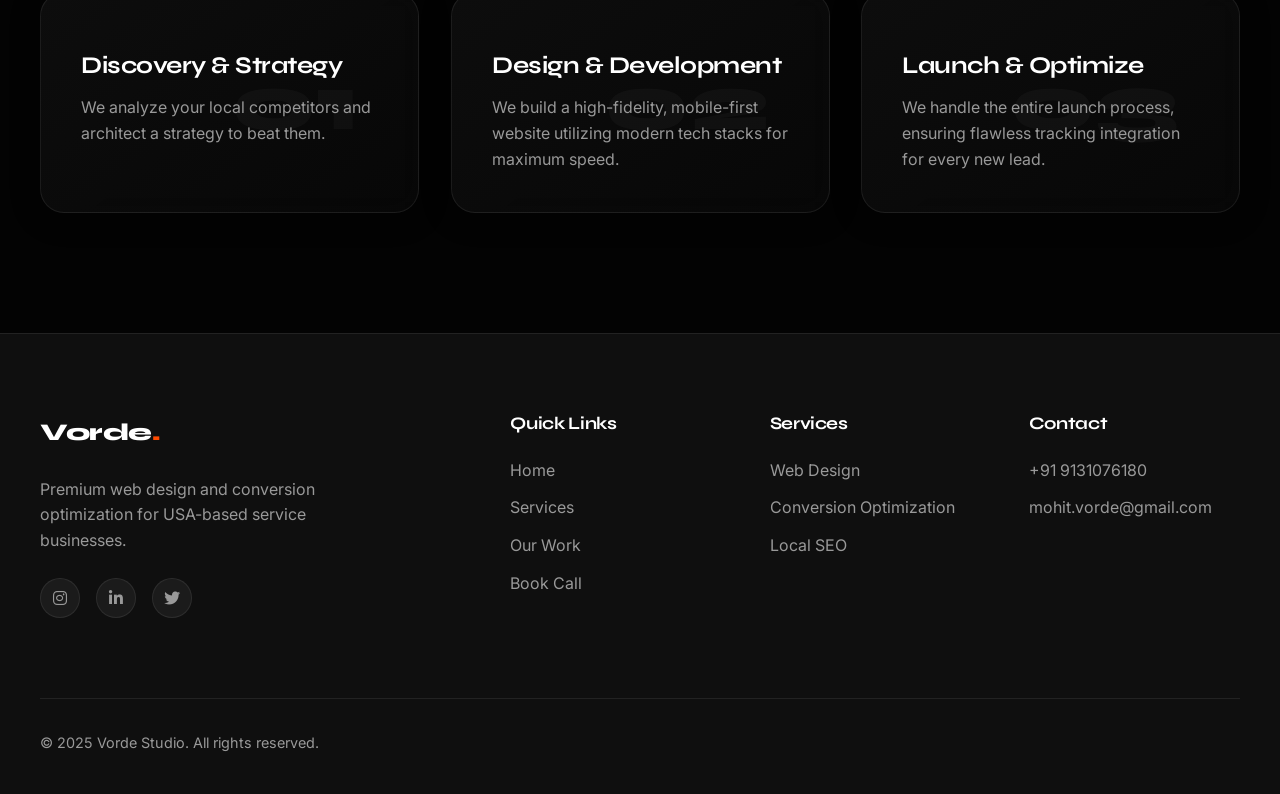
<file: vorde_studio_website.html>
<!DOCTYPE html>
<html lang="en" class="scroll-smooth">
<head>
    <meta charset="UTF-8" />
    <meta name="viewport" content="width=device-width, initial-scale=1.0" />
    <title>Vorde Studio | High-Converting Websites for Service Businesses</title>
    <!-- Premium Typography -->
    <link rel="preconnect" href="https://fonts.googleapis.com">
    <link rel="preconnect" href="https://fonts.gstatic.com" crossorigin>
    <link href="https://fonts.googleapis.com/css2?family=Inter:wght@300;400;500;600&family=Syne:wght@500;600;700;800&display=swap" rel="stylesheet">
    <!-- Font Awesome for social icons -->
    <link rel="stylesheet" href="https://cdnjs.cloudflare.com/ajax/libs/font-awesome/6.4.0/css/all.min.css">
    <link rel="stylesheet" href="style.css">
</head>
<body>

    <!-- GLOBAL ANIMATED GRADIENT BACKGROUND -->
    <div class="bg-gradients">
        <div class="gradient-blob blob-1"></div>
        <div class="gradient-blob blob-2"></div>
        <div class="gradient-blob blob-3"></div>
    </div>

    <!-- ================= HEADER ================= -->
    <header id="header">
        <div class="container nav-container">
            <a href="index.html" class="logo">Vorde<span>.</span></a>
            
            <nav class="nav-links">
                <a href="services.html">Services</a>
                <a href="work.html">Our Work</a>
                <a href="index.html#process">Process</a>
            </nav>

            <div class="nav-actions">
                <a href="tel:+919131076180" class="phone-link">
                    <i class="fas fa-phone"></i>
                    +91 9131076180
                </a>
                <a href="book-call.html" class="btn btn-primary nav-btn">Book Strategy Call</a>
            </div>

            <div class="menu-toggle" id="mobile-menu">
                <span></span>
                <span></span>
                <span></span>
            </div>
        </div>
    </header>

    <!-- MOBILE STICKY CTA -->
    <div class="mobile-sticky-cta">
        <a href="tel:+919131076180" class="btn btn-primary" style="width: 100%;">
            <i class="fas fa-phone" style="margin-right:8px"></i>
            Call Now for a Quote
        </a>
    </div>

    <!-- ================= HERO ================= -->
    <section class="hero">
        <!-- 3D FLOATING ORBS -->
        <div class="orb orb-1"></div>
        <div class="orb orb-2"></div>
        <div class="orb orb-3"></div>

        <div class="container">
            <div class="reveal">
                <div class="badge">
                    <div class="badge-dot"></div>
                    Now Accepting Service Businesses
                </div>
            </div>
            
            <h1 class="heading-xl reveal" style="transition-delay: 0.1s;">
                Stop losing customers to <br>
                <span class="text-gradient">competitors with better websites.</span>
            </h1>
            
            <p class="subtitle reveal" style="transition-delay: 0.2s; margin-left: auto; margin-right: auto;">
                We build premium, conversion-optimized websites for HVAC, Roofing, and Dental practices that turn passive visitors into guaranteed booked appointments.
            </p>
            
            <div class="hero-actions reveal" style="transition-delay: 0.3s;">
                <a href="book-call.html" class="btn btn-primary">Claim Your Free Strategy Call</a>
                <a href="work.html" class="btn btn-secondary">See Our Results</a>
            </div>



            <div class="trust-strip reveal tilt-card" style="transition-delay: 0.5s; border-radius: 16px; padding: 24px;">
                <div class="tilt-inner">
                    <p>Trusted by highly-rated local businesses</p>
                    <div class="trust-logos">
                        <span>Google Partner</span>
                        <span>Meta Business</span>
                        <span>5.0 ★★★★★ Rating</span>
                        <span>A+ BBB</span>
                    </div>
                </div>
            </div>
        </div>
    </section>

    <!-- ================= PROBLEM VS SOLUTION ================= -->
    <section class="problem-solution" id="why-us">
        <div class="container">
            <div class="split-grid">
                <div class="split-card tilt-card card-problem reveal">
                    <div class="tilt-inner">
                        <h3>The Old Way</h3>
                        <p style="color: var(--text-muted);">What most "agencies" deliver:</p>
                        <ul class="check-list">
                            <li>Cheap templates that look exactly like your competitors.</li>
                            <li>Slow loading times that frustrate mobile users.</li>
                            <li>Confusing navigation that drives away leads.</li>
                            <li>Zero SEO strategy, making you invisible on Google.</li>
                            <li>"Pretty" designs that don't actually generate phone calls.</li>
                        </ul>
                    </div>
                </div>

                <div class="split-card tilt-card card-solution reveal" style="transition-delay: 0.2s;">
                    <div class="tilt-inner">
                        <h3>The Vorde Framework</h3>
                        <p style="color: var(--text-muted);">How we dominate your local market:</p>
                        <ul class="check-list">
                            <li>Bespoke, premium designs that establish instant authority.</li>
                            <li>Lightning-fast load speeds (Sub-second on mobile).</li>
                            <li>Strategic UX designed specifically to drive phone calls.</li>
                            <li>Built-in local SEO foundation to help you rank faster.</li>
                            <li>A relentless focus on maximizing your ROI.</li>
                        </ul>
                    </div>
                </div>
            </div>
        </div>
    </section>

    <!-- ================= SERVICES PREVIEW ================= -->
    <section class="services" id="services">
        <div class="container">
            <div class="section-header reveal">
                <h2 class="heading-lg">Not just a website.<br>A <span class="text-accent">revenue-generating asset.</span></h2>
                <p class="subtitle" style="margin: 0 auto;">Everything you need to dominate your local market and scale your operations.</p>
                <a href="services.html" class="btn btn-secondary" style="margin-top: 24px;">View All Services</a>
            </div>

            <div class="services-grid">
                <div class="service-card tilt-card reveal">
                    <div class="tilt-inner">
                        <div class="service-icon">
                            <i class="fas fa-layer-group"></i>
                        </div>
                        <h3>Bespoke Web Design</h3>
                        <p>No cookie-cutter templates. We design custom, high-ticket experiences that make you look like the #1 premium choice in your city.</p>
                    </div>
                </div>

                <div class="service-card tilt-card reveal" style="transition-delay: 0.1s;">
                    <div class="tilt-inner">
                        <div class="service-icon">
                            <i class="fas fa-bolt"></i>
                        </div>
                        <h3>Conversion Optimization</h3>
                        <p>Every button, headline, and image is strategically placed to do one thing: convert a visitor into a paying customer.</p>
                    </div>
                </div>

                <div class="service-card tilt-card reveal" style="transition-delay: 0.2s;">
                    <div class="tilt-inner">
                        <div class="service-icon">
                            <i class="fas fa-location-dot"></i>
                        </div>
                        <h3>Local SEO Foundation</h3>
                        <p>Built with clean code and optimized site architecture so Google loves your site and ranks you higher organically.</p>
                    </div>
                </div>
            </div>
        </div>
    </section>

    <!-- ================= PROCESS ================= -->
    <section class="process" id="process">
        <div class="container">
            <div class="section-header reveal">
                <h2 class="heading-lg">Launch your new site in <span class="text-accent">14 days.</span></h2>
                <p class="subtitle" style="margin: 0 auto;">A seamless, done-for-you process. You focus on running your business, we focus on building your lead machine.</p>
            </div>

            <div class="process-steps">
                <div class="step-card tilt-card reveal">
                    <div class="tilt-inner">
                        <div class="step-number">01</div>
                        <h3>Discovery & Strategy</h3>
                        <p style="color: var(--text-muted);">We analyze your local competitors and architect a strategy to beat them.</p>
                    </div>
                </div>
                <div class="step-card tilt-card reveal" style="transition-delay: 0.1s;">
                    <div class="tilt-inner">
                        <div class="step-number">02</div>
                        <h3>Design & Development</h3>
                        <p style="color: var(--text-muted);">We build a high-fidelity, mobile-first website utilizing modern tech stacks for maximum speed.</p>
                    </div>
                </div>
                <div class="step-card tilt-card reveal" style="transition-delay: 0.2s;">
                    <div class="tilt-inner">
                        <div class="step-number">03</div>
                        <h3>Launch & Optimize</h3>
                        <p style="color: var(--text-muted);">We handle the entire launch process, ensuring flawless tracking integration for every new lead.</p>
                    </div>
                </div>
            </div>
        </div>
    </section>

    <!-- ================= FOOTER ================= -->
    <footer>
        <div class="container">
            <div class="footer-grid">
                <div class="footer-col">
                    <div class="logo footer-logo">Vorde<span>.</span></div>
                    <p class="footer-desc">Premium web design and conversion optimization for USA-based service businesses.</p>
                    <div class="social-links">
                        <a href="https://www.instagram.com/vorde.studio/" class="social-link" target="_blank"><i class="fab fa-instagram"></i></a>
                        <a href="#" class="social-link"><i class="fab fa-linkedin-in"></i></a>
                        <a href="#" class="social-link"><i class="fab fa-twitter"></i></a>
                    </div>
                </div>
                
                <div class="footer-col">
                    <h4>Quick Links</h4>
                    <ul class="footer-links">
                        <li><a href="index.html">Home</a></li>
                        <li><a href="services.html">Services</a></li>
                        <li><a href="work.html">Our Work</a></li>
                        <li><a href="book-call.html">Book Call</a></li>
                    </ul>
                </div>

                <div class="footer-col">
                    <h4>Services</h4>
                    <ul class="footer-links">
                        <li><a href="services.html">Web Design</a></li>
                        <li><a href="services.html">Conversion Optimization</a></li>
                        <li><a href="services.html">Local SEO</a></li>
                    </ul>
                </div>

                <div class="footer-col">
                    <h4>Contact</h4>
                    <ul class="footer-links">
                        <li><a href="tel:+919131076180">+91 9131076180</a></li>
                        <li><a href="mailto:mohit.vorde@gmail.com">mohit.vorde@gmail.com</a></li>
                    </ul>
                </div>
            </div>

            <div class="footer-bottom">
                <p>&copy; 2025 Vorde Studio. All rights reserved.</p>
            </div>
        </div>
    </footer>

    <script src="main.js"></script>
</body>
</html>
</file>
<file: style.css>
:root {
    /* High-End Dark Theme Palette */
    --bg-color: #030303;
    --surface: rgba(15, 15, 15, 0.6); /* Slightly transparent for background gradient bleed */
    --surface-solid: #0f0f0f;
    --surface-hover: rgba(22, 22, 22, 0.8);
    --border: rgba(255, 255, 255, 0.08);
    --text-main: #f5f5f5;
    --text-muted: #999999;
    
    /* High-Contrast Conversion Color */
    --accent: #FF4A00;
    --accent-glow: rgba(255, 74, 0, 0.2);
    --success: #00F58A;
    
    /* Typography */
    --font-heading: 'Syne', sans-serif;
    --font-body: 'Inter', sans-serif;
    
    /* Layout & Spacing */
    --max-width: 1200px;
    --section-pad: 120px 24px;
}

* {
    box-sizing: border-box;
    margin: 0;
    padding: 0;
}

body {
    font-family: var(--font-body);
    background-color: var(--bg-color);
    color: var(--text-main);
    line-height: 1.6;
    overflow-x: hidden;
    -webkit-font-smoothing: antialiased;
}

/* --- GLOBAL BACKGROUND GRADIENTS --- */
.bg-gradients {
    position: fixed;
    top: 0; left: 0; right: 0; bottom: 0;
    z-index: -2;
    overflow: hidden;
    background-color: var(--bg-color);
    pointer-events: none;
}

.gradient-blob {
    position: absolute;
    border-radius: 50%;
    filter: blur(100px);
    opacity: 0.4;
    animation: floatBlob 20s infinite alternate ease-in-out;
}

.blob-1 { top: -10%; left: -10%; width: 50vw; height: 50vw; background: rgba(255,74,0,0.15); }
.blob-2 { bottom: -20%; right: -10%; width: 60vw; height: 60vw; background: rgba(0,245,138,0.08); animation-delay: -5s; }
.blob-3 { top: 40%; left: 40%; width: 40vw; height: 40vw; background: rgba(100,50,255,0.08); animation-delay: -10s; }

@keyframes floatBlob {
    0% { transform: translate(0, 0) scale(1); }
    100% { transform: translate(10vw, 5vw) scale(1.2); }
}

img {
    max-width: 100%;
    height: auto;
    display: block;
}

a {
    text-decoration: none;
    color: inherit;
}

/* Container */
.container {
    max-width: var(--max-width);
    margin: 0 auto;
    position: relative;
}

/* Typography Utilities */
h1, h2, h3, h4 {
    font-family: var(--font-heading);
    font-weight: 700;
    line-height: 1.1;
    letter-spacing: -0.02em;
}

.heading-xl {
    font-size: clamp(3rem, 6vw, 5rem);
    margin-bottom: 24px;
}

.heading-lg {
    font-size: clamp(2.5rem, 5vw, 3.5rem);
    margin-bottom: 24px;
}

.text-gradient {
    background: linear-gradient(to right, #ffffff, #888888);
    -webkit-background-clip: text;
    -webkit-text-fill-color: transparent;
}

.text-accent {
    color: var(--accent);
}

.subtitle {
    font-size: clamp(1.1rem, 2vw, 1.25rem);
    color: var(--text-muted);
    max-width: 600px;
    margin-bottom: 40px;
    font-weight: 300;
}

/* ==========================================================================
   2. UI COMPONENTS & 3D EFFECTS
   ========================================================================== */

/* 3D Floating Orbs */
.orb {
    position: absolute;
    border-radius: 50%;
    z-index: -1;
    animation: floatOrb 6s infinite ease-in-out alternate;
    pointer-events: none;
}

.orb-1 { 
    width: 180px; height: 180px; 
    top: 15%; right: 5%; 
    background: radial-gradient(circle at 30% 30%, #ff7a33, #FF4A00);
    box-shadow: inset -10px -10px 20px rgba(0,0,0,0.5), inset 10px 10px 20px rgba(255,255,255,0.4), 0 20px 40px rgba(255,74,0,0.3);
}

.orb-2 { 
    width: 100px; height: 100px; 
    bottom: 30%; left: 10%; 
    animation-delay: -3s; 
    background: radial-gradient(circle at 30% 30%, #33ffaa, #00F58A);
    box-shadow: inset -10px -10px 20px rgba(0,0,0,0.5), inset 10px 10px 20px rgba(255,255,255,0.4), 0 20px 40px rgba(0,245,138,0.2);
}

.orb-3 { 
    width: 60px; height: 60px; 
    top: 40%; left: 80%; 
    animation-delay: -1.5s; 
    background: radial-gradient(circle at 30% 30%, #9966ff, #5511ff);
    box-shadow: inset -5px -5px 10px rgba(0,0,0,0.5), inset 5px 5px 10px rgba(255,255,255,0.4), 0 10px 20px rgba(85,17,255,0.2);
}

@keyframes floatOrb {
    0% { transform: translateY(0) rotate(0deg); }
    100% { transform: translateY(-40px) rotate(15deg); }
}

/* 3D Tilt Card Base */
.tilt-card {
    transform-style: preserve-3d;
    will-change: transform;
    backdrop-filter: blur(16px);
    -webkit-backdrop-filter: blur(16px);
    border: 1px solid var(--border);
    border-radius: 24px;
    background: linear-gradient(145deg, rgba(30,30,30,0.4) 0%, rgba(10,10,10,0.6) 100%);
    box-shadow: 0 4px 30px rgba(0, 0, 0, 0.3);
}

/* Make the inner content pop out */
.tilt-inner {
    transform: translateZ(40px);
    transform-style: preserve-3d;
}

/* Premium Buttons */
.btn {
    display: inline-flex;
    align-items: center;
    justify-content: center;
    padding: 16px 32px;
    font-size: 1rem;
    font-weight: 600;
    border-radius: 100px;
    transition: all 0.3s cubic-bezier(0.4, 0, 0.2, 1);
    cursor: pointer;
    border: none;
    position: relative;
    overflow: hidden;
    z-index: 1;
}

.btn-primary {
    background-color: var(--accent);
    color: #fff;
    box-shadow: 0 4px 20px var(--accent-glow);
}

.btn-primary::before {
    content: '';
    position: absolute;
    top: 0; left: 0; width: 100%; height: 100%;
    background: linear-gradient(120deg, transparent, rgba(255,255,255,0.2), transparent);
    transform: translateX(-100%);
    transition: transform 0.6s;
    z-index: -1;
}

.btn-primary:hover::before {
    transform: translateX(100%);
}

.btn-primary:hover {
    transform: translateY(-2px);
    box-shadow: 0 8px 30px rgba(255, 74, 0, 0.4);
}

.btn-secondary {
    background-color: rgba(255,255,255,0.05);
    color: var(--text-main);
    border: 1px solid var(--border);
    backdrop-filter: blur(10px);
}

.btn-secondary:hover {
    background-color: rgba(255,255,255,0.1);
    border-color: rgba(255,255,255,0.2);
    transform: translateY(-2px);
}

/* Trust Badge */
.badge {
    display: inline-flex;
    align-items: center;
    gap: 8px;
    padding: 8px 16px;
    background: rgba(0, 245, 138, 0.1);
    border: 1px solid rgba(0, 245, 138, 0.2);
    color: var(--success);
    border-radius: 100px;
    font-size: 0.875rem;
    font-weight: 500;
    margin-bottom: 32px;
    backdrop-filter: blur(4px);
}

.badge-dot {
    width: 8px;
    height: 8px;
    background: var(--success);
    border-radius: 50%;
    box-shadow: 0 0 10px var(--success);
    animation: pulse 2s infinite;
}

@keyframes pulse {
    0% { box-shadow: 0 0 0 0 rgba(0, 245, 138, 0.4); }
    70% { box-shadow: 0 0 0 6px rgba(0, 245, 138, 0); }
    100% { box-shadow: 0 0 0 0 rgba(0, 245, 138, 0); }
}

/* Scroll Animations */
.reveal {
    opacity: 0;
    transform: translateY(30px);
    transition: all 0.8s cubic-bezier(0.5, 0, 0, 1);
}
.reveal.active {
    opacity: 1;
    transform: translateY(0);
}

/* ==========================================================================
   3. HEADER & NAVIGATION
   ========================================================================== */
header {
    position: fixed;
    top: 0;
    width: 100%;
    z-index: 100;
    padding: 20px 0;
    background: rgba(3, 3, 3, 0.4);
    backdrop-filter: blur(16px);
    -webkit-backdrop-filter: blur(16px);
    border-bottom: 1px solid rgba(255,255,255,0.05);
    transition: padding 0.3s ease, background 0.3s ease;
}

.nav-container {
    display: flex;
    justify-content: space-between;
    align-items: center;
    padding: 0 24px;
}

.logo {
    font-family: var(--font-heading);
    font-size: 1.5rem;
    font-weight: 800;
    color: #fff;
    letter-spacing: -0.02em;
}

.logo span { color: var(--accent); }

.nav-links {
    display: flex;
    gap: 32px;
}

.nav-links a {
    font-size: 0.95rem;
    color: var(--text-muted);
    transition: color 0.2s;
    font-weight: 500;
}

.nav-links a:hover { color: #fff; }

.nav-actions {
    display: flex;
    align-items: center;
    gap: 24px;
}

.phone-link {
    display: flex;
    align-items: center;
    gap: 8px;
    font-weight: 600;
    font-size: 1rem;
    color: #fff;
    transition: color 0.2s;
}

.phone-link:hover { color: var(--accent); }

.nav-btn {
    padding: 10px 24px;
    font-size: 0.9rem;
}

/* Mobile Menu Toggle */
.menu-toggle {
    display: none;
    flex-direction: column;
    justify-content: space-between;
    width: 30px;
    height: 21px;
    cursor: pointer;
    z-index: 1000;
}

.menu-toggle span {
    display: block;
    height: 3px;
    width: 100%;
    background-color: #fff;
    border-radius: 3px;
    transition: all 0.3s ease;
}

.menu-toggle.active span:nth-child(1) {
    transform: translateY(9px) rotate(45deg);
}

.menu-toggle.active span:nth-child(2) {
    opacity: 0;
}

.menu-toggle.active span:nth-child(3) {
    transform: translateY(-9px) rotate(-45deg);
}

/* Sticky CTA for Mobile */
.mobile-sticky-cta {
    display: none;
    position: fixed;
    bottom: 0;
    left: 0;
    width: 100%;
    background: rgba(15, 15, 15, 0.9);
    backdrop-filter: blur(10px);
    padding: 16px;
    z-index: 99;
    border-top: 1px solid var(--border);
    box-shadow: 0 -10px 30px rgba(0,0,0,0.5);
}

/* ==========================================================================
   4. SECTIONS
   ========================================================================== */

/* --- HERO SECTION --- */
.hero {
    padding: 180px 24px 100px;
    min-height: 100vh;
    display: flex;
    flex-direction: column;
    align-items: center;
    text-align: center;
    position: relative;
}

.hero-actions {
    display: flex;
    gap: 16px;
    justify-content: center;
    flex-wrap: wrap;
}

/* Trust Strip under Hero */
.trust-strip {
    margin-top: 80px;
    border-top: 1px solid var(--border);
    border-bottom: 1px solid var(--border);
    padding: 32px 0;
    width: 100%;
    background: linear-gradient(90deg, transparent, rgba(255,255,255,0.02), transparent);
}

.trust-strip p {
    color: var(--text-muted);
    font-size: 0.85rem;
    text-transform: uppercase;
    letter-spacing: 0.1em;
    margin-bottom: 24px;
}

.trust-logos {
    display: flex;
    justify-content: center;
    gap: 48px;
    opacity: 0.6;
    flex-wrap: wrap;
}

.trust-logos span {
    font-family: var(--font-heading);
    font-weight: 700;
    font-size: 1.2rem;
    color: #fff;
    transform: translateZ(10px); /* Minor 3D pop if ever inside a tilt container */
}



/* --- PROBLEM VS SOLUTION SECTION --- */
.problem-solution {
    padding: var(--section-pad);
    position: relative;
}

.split-grid {
    display: grid;
    grid-template-columns: 1fr 1fr;
    gap: 24px;
}

.split-card {
    padding: 60px 48px;
    /* Applies .tilt-card base styles */
}

.card-problem {
    background: linear-gradient(145deg, rgba(20,20,20,0.6) 0%, rgba(10,10,10,0.8) 100%);
}

.card-solution {
    background: linear-gradient(145deg, rgba(30,10,0,0.6) 0%, rgba(15,5,0,0.8) 100%);
    border-color: rgba(255,74,0,0.3);
    box-shadow: 0 10px 40px rgba(255, 74, 0, 0.1);
}

.split-card h3 {
    font-size: 2rem;
    margin-bottom: 16px;
}

.card-problem h3 { color: var(--text-muted); }
.card-solution h3 { color: var(--accent); }

.check-list {
    list-style: none;
    margin-top: 32px;
}

.check-list li {
    margin-bottom: 16px;
    display: flex;
    align-items: flex-start;
    gap: 12px;
    font-size: 1.1rem;
}

.card-problem .check-list li::before {
    content: '✕';
    color: #ff3333;
    font-weight: bold;
}

.card-solution .check-list li::before {
    content: '✓';
    color: var(--success);
    font-weight: bold;
    text-shadow: 0 0 10px rgba(0,245,138,0.5);
}

/* --- SERVICES SECTION --- */
.services {
    padding: var(--section-pad);
    position: relative;
}

.section-header {
    text-align: center;
    max-width: 800px;
    margin: 0 auto 80px;
}

.services-grid {
    display: grid;
    grid-template-columns: repeat(auto-fit, minmax(350px, 1fr));
    gap: 32px;
    perspective: 1000px;
}

.service-card {
    padding: 48px;
    /* Applies .tilt-card base styles */
}

.service-icon {
    width: 60px;
    height: 60px;
    background: rgba(255, 74, 0, 0.1);
    border-radius: 16px;
    display: flex;
    align-items: center;
    justify-content: center;
    margin-bottom: 24px;
    color: var(--accent);
    box-shadow: 0 0 20px rgba(255, 74, 0, 0.1);
    transform: translateZ(30px); /* 3D layer */
}

.service-card h3 {
    font-size: 1.5rem;
    margin-bottom: 16px;
    transform: translateZ(20px); /* 3D layer */
}

.service-card p {
    color: var(--text-muted);
    transform: translateZ(10px); /* 3D layer */
}

/* --- PROCESS SECTION --- */
.process {
    padding: var(--section-pad);
}

.process-steps {
    display: grid;
    grid-template-columns: repeat(3, 1fr);
    gap: 32px;
    margin-top: 60px;
    perspective: 1000px;
}

.step-card {
    position: relative;
    padding: 40px;
    /* Applies .tilt-card base styles */
}

.step-number {
    font-family: var(--font-heading);
    font-size: 5rem;
    font-weight: 800;
    color: rgba(255,255,255,0.03);
    position: absolute;
    top: 10px;
    right: 20px;
    line-height: 1;
    transform: translateZ(-10px); /* Pushed back */
}

.step-card h3 {
    font-size: 1.5rem;
    margin-bottom: 16px;
    margin-top: 20px;
    color: #fff;
    transform: translateZ(20px);
}

.step-card p {
    transform: translateZ(10px);
}

/* --- RESULTS & TESTIMONIALS --- */
.results {
    padding: var(--section-pad);
}

.testimonial-grid {
    display: grid;
    grid-template-columns: repeat(auto-fit, minmax(300px, 1fr));
    gap: 32px;
    perspective: 1000px;
}

.testimonial-card {
    padding: 40px;
    /* Applies .tilt-card base styles */
}

.stars {
    color: #FFB800;
    margin-bottom: 24px;
    font-size: 1.2rem;
    letter-spacing: 2px;
    transform: translateZ(25px);
    text-shadow: 0 0 10px rgba(255,184,0,0.3);
}

.quote {
    font-size: 1.1rem;
    font-style: italic;
    margin-bottom: 32px;
    color: #fff;
    transform: translateZ(15px);
}

.author {
    display: flex;
    align-items: center;
    gap: 16px;
    transform: translateZ(20px);
}

.author-avatar {
    width: 50px;
    height: 50px;
    background: var(--border);
    border-radius: 50%;
}

.author-info h4 {
    font-size: 1rem;
    margin-bottom: 4px;
}

.author-info p {
    font-size: 0.85rem;
    color: var(--text-muted);
}

/* --- FINAL CTA SECTION --- */
.cta {
    padding: var(--section-pad);
    text-align: center;
}

.cta-box {
    /* 3D tilt applied */
    background: linear-gradient(135deg, rgba(30,10,0,0.8) 0%, rgba(10,5,0,0.9) 100%);
    border: 1px solid rgba(255, 74, 0, 0.4);
    border-radius: 32px;
    padding: 80px 40px;
    position: relative;
    overflow: hidden;
    box-shadow: 0 20px 60px rgba(255,74,0,0.15);
}

.cta-box::after {
    content: '';
    position: absolute;
    top: 0; left: 0; width: 100%; height: 100%;
    background: url('[data-uri]') repeat;
    opacity: 0.3;
    pointer-events: none;
}

.urgency-tag {
    display: inline-block;
    background: rgba(255,0,0,0.15);
    color: #ff4444;
    padding: 8px 16px;
    border-radius: 100px;
    font-weight: 600;
    font-size: 0.85rem;
    margin-bottom: 24px;
    border: 1px solid rgba(255,0,0,0.3);
    transform: translateZ(30px);
}

/* --- FOOTER --- */
footer {
    background: var(--surface-solid);
    padding: 80px 24px 40px;
    border-top: 1px solid var(--border);
    position: relative;
    z-index: 1;
}

.footer-grid {
    display: grid;
    grid-template-columns: 2fr 1fr 1fr 1fr;
    gap: 48px;
    margin-bottom: 80px;
}

.footer-logo {
    margin-bottom: 24px;
}

.footer-desc {
    color: var(--text-muted);
    max-width: 300px;
}

.footer-col h4 {
    font-size: 1.1rem;
    margin-bottom: 24px;
    color: #fff;
}

.footer-links {
    list-style: none;
}

.footer-links li {
    margin-bottom: 12px;
}

.footer-links a {
    color: var(--text-muted);
    transition: color 0.2s;
}

.footer-links a:hover {
    color: var(--accent);
}

.footer-bottom {
    display: flex;
    justify-content: space-between;
    align-items: center;
    padding-top: 32px;
    border-top: 1px solid var(--border);
    color: var(--text-muted);
    font-size: 0.9rem;
}

/* Social Icons */
.social-links {
    display: flex;
    gap: 16px;
    margin-top: 24px;
}

.social-link {
    width: 40px;
    height: 40px;
    background: rgba(255,255,255,0.05);
    border: 1px solid var(--border);
    border-radius: 50%;
    display: flex;
    align-items: center;
    justify-content: center;
    color: var(--text-muted);
    transition: all 0.3s ease;
}

.social-link:hover {
    background: var(--accent);
    color: #fff;
    border-color: var(--accent);
    transform: translateY(-3px);
}

/* ==========================================================================
   5. RESPONSIVE DESIGN
   ========================================================================== */
@media (max-width: 992px) {
    .split-grid, .process-steps { grid-template-columns: 1fr; }
    .footer-grid { grid-template-columns: 1fr 1fr; }
}

@media (max-width: 768px) {
    :root { --section-pad: 80px 20px; }
    
    .menu-toggle { display: flex; }
    
    .nav-links {
        position: fixed;
        top: 0;
        right: -100%;
        width: 80%;
        height: 100vh;
        background: rgba(15, 15, 15, 0.98);
        backdrop-filter: blur(20px);
        flex-direction: column;
        justify-content: center;
        align-items: center;
        transition: 0.4s cubic-bezier(0.4, 0, 0.2, 1);
        z-index: 999;
        border-left: 1px solid var(--border);
    }
    
    .nav-links.active {
        right: 0;
    }
    
    .nav-links a {
        font-size: 1.5rem;
        color: #fff;
    }
    
    .nav-actions .btn, .nav-actions .phone-link { display: none; }
    
    .mobile-sticky-cta { display: block; }
    body { padding-bottom: 80px; }
    .trust-logos { gap: 24px; }
    .footer-grid { grid-template-columns: 1fr; }
    .orb { display: none; /* Hide heavy 3D orbs on mobile for performance */ }
    
    /* Disable 3D tilt on mobile where touch reigns */
    .tilt-card { transform: none !important; transition: none !important; }
    .tilt-inner { transform: none !important; }
}
</file>
